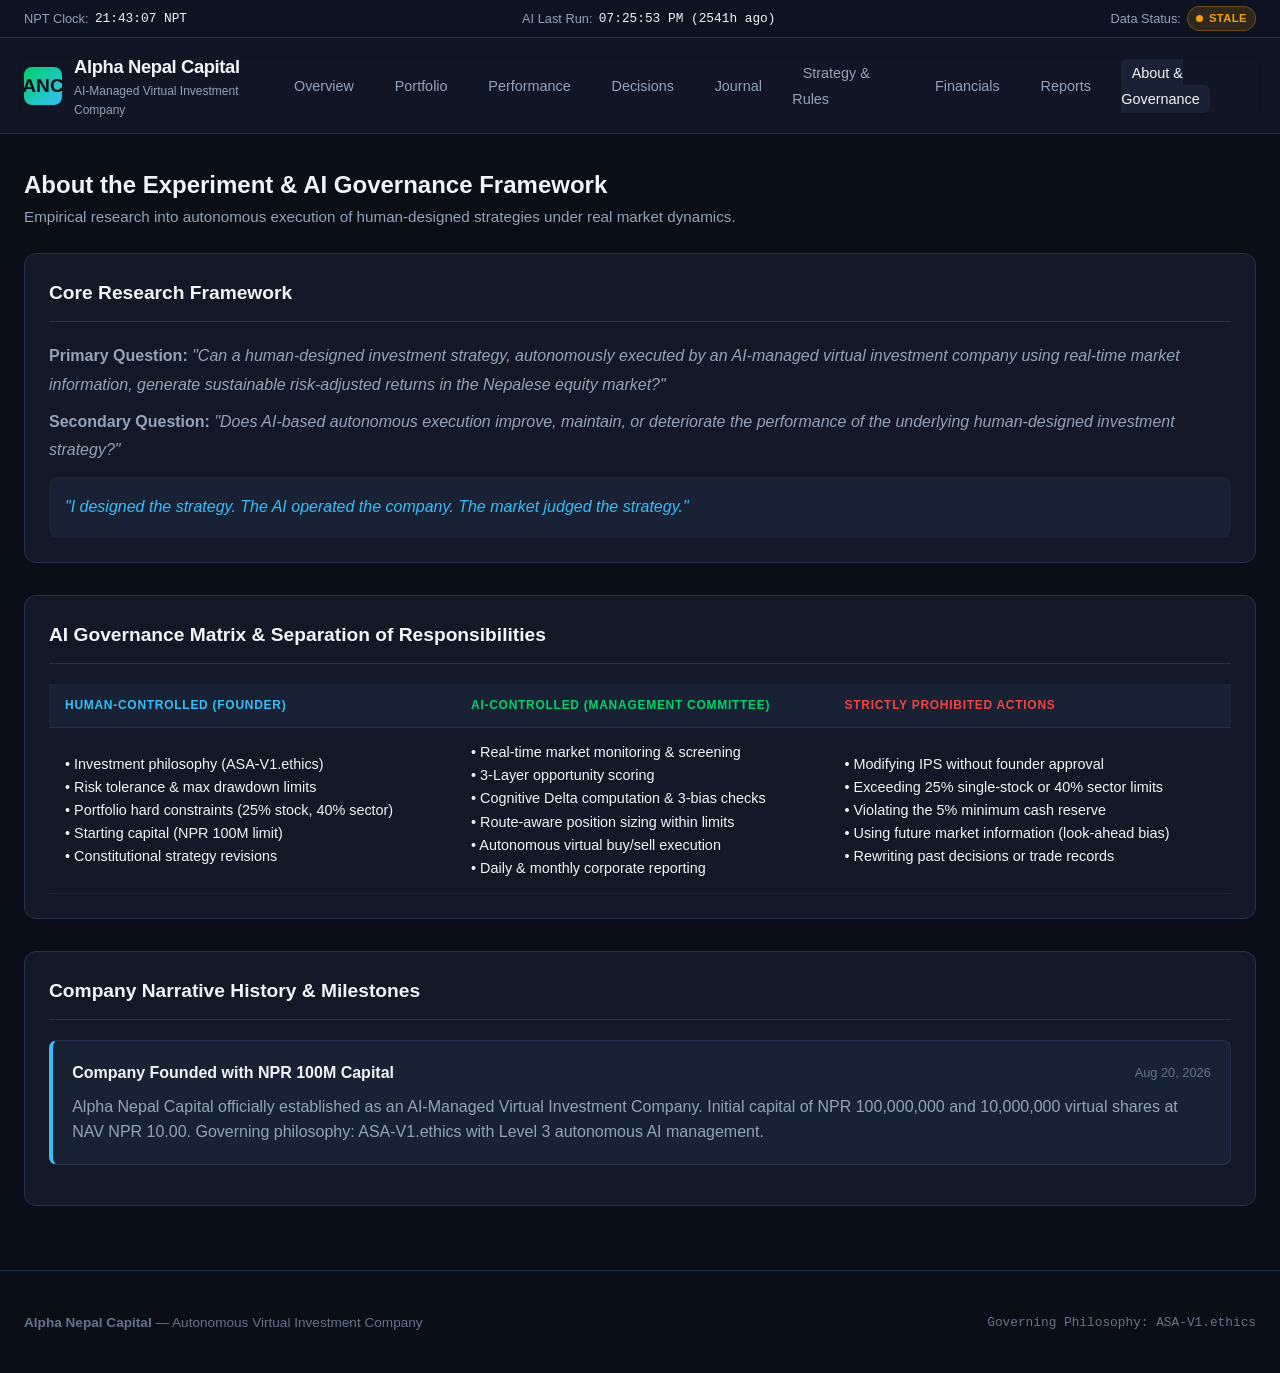
<file: website/about.html>
<!DOCTYPE html>
<html lang="en">
<head>
  <meta charset="UTF-8">
  <meta name="viewport" content="width=device-width, initial-scale=1.0">
  <title>About & AI Governance — Alpha Nepal Capital</title>
  <link rel="stylesheet" href="css/style.css">
</head>
<body>
  <div class="clocks-bar">
    <div class="clocks-container">
      <div class="clock-item"><span>NPT Clock:</span><span id="market-clock" class="mono">--:--:--</span></div>
      <div class="clock-item"><span>AI Last Run:</span><span id="ai-clock" class="mono">--:--:--</span></div>
      <div class="clock-item"><span>Data Status:</span><span id="data-status-tag" class="status-tag status-live"><span class="pulse-dot"></span> LIVE</span></div>
    </div>
  </div>

  <header>
    <div class="nav-container">
      <a href="index.html" class="brand">
        <div class="brand-logo">ANC</div>
        <div class="brand-text">
          <h1>Alpha Nepal Capital</h1>
          <span>AI-Managed Virtual Investment Company</span>
        </div>
      </a>
      <nav>
        <ul>
          <li><a href="index.html">Overview</a></li>
          <li><a href="portfolio.html">Portfolio</a></li>
          <li><a href="performance.html">Performance</a></li>
          <li><a href="decisions.html">Decisions</a></li>
          <li><a href="journal.html">Journal</a></li>
          <li><a href="strategy.html">Strategy & Rules</a></li>
          <li><a href="financials.html">Financials</a></li>
          <li><a href="reports.html">Reports</a></li>
          <li><a href="about.html" class="active">About & Governance</a></li>
        </ul>
      </nav>
    </div>
  </header>

  <main>
    <div class="card-header" style="border: none; margin-bottom: 1.5rem; padding-bottom: 0;">
      <div>
        <h2>About the Experiment & AI Governance Framework</h2>
        <p style="color: var(--text-secondary); font-size: 0.95rem;">
          Empirical research into autonomous execution of human-designed strategies under real market dynamics.
        </p>
      </div>
    </div>

    <!-- Core Research Thesis -->
    <div class="card">
      <div class="card-header">
        <h3>Core Research Framework</h3>
      </div>
      <div style="color: var(--text-secondary); line-height: 1.8;">
        <p><strong>Primary Question:</strong> <em>"Can a human-designed investment strategy, autonomously executed by an AI-managed virtual investment company using real-time market information, generate sustainable risk-adjusted returns in the Nepalese equity market?"</em></p>
        <p style="margin-top: 0.5rem;"><strong>Secondary Question:</strong> <em>"Does AI-based autonomous execution improve, maintain, or deteriorate the performance of the underlying human-designed investment strategy?"</em></p>
        <p style="margin-top: 0.75rem; background: var(--bg-card); padding: 1rem; border-radius: 8px; font-style: italic; color: var(--accent-blue);">
          "I designed the strategy. The AI operated the company. The market judged the strategy."
        </p>
      </div>
    </div>

    <!-- AI Governance Matrix -->
    <div class="card">
      <div class="card-header">
        <h3>AI Governance Matrix & Separation of Responsibilities</h3>
      </div>
      <div class="table-responsive">
        <table>
          <thead>
            <tr>
              <th style="color: var(--accent-blue);">Human-Controlled (Founder)</th>
              <th style="color: var(--accent-primary);">AI-Controlled (Management Committee)</th>
              <th style="color: var(--accent-danger);">Strictly Prohibited Actions</th>
            </tr>
          </thead>
          <tbody>
            <tr>
              <td>
                • Investment philosophy (ASA-V1.ethics)<br>
                • Risk tolerance & max drawdown limits<br>
                • Portfolio hard constraints (25% stock, 40% sector)<br>
                • Starting capital (NPR 100M limit)<br>
                • Constitutional strategy revisions
              </td>
              <td>
                • Real-time market monitoring & screening<br>
                • 3-Layer opportunity scoring<br>
                • Cognitive Delta computation & 3-bias checks<br>
                • Route-aware position sizing within limits<br>
                • Autonomous virtual buy/sell execution<br>
                • Daily & monthly corporate reporting
              </td>
              <td>
                • Modifying IPS without founder approval<br>
                • Exceeding 25% single-stock or 40% sector limits<br>
                • Violating the 5% minimum cash reserve<br>
                • Using future market information (look-ahead bias)<br>
                • Rewriting past decisions or trade records
              </td>
            </tr>
          </tbody>
        </table>
      </div>
    </div>

    <!-- Company Narrative Timeline -->
    <div class="card">
      <div class="card-header">
        <h3>Company Narrative History & Milestones</h3>
      </div>
      <div id="timeline-feed">
        <p style="color: var(--text-muted);">Loading corporate timeline...</p>
      </div>
    </div>
  </main>

  <footer>
    <div class="footer-container">
      <div><strong>Alpha Nepal Capital</strong> — Autonomous Virtual Investment Company</div>
      <div><span style="font-family: var(--font-mono); font-size: 0.8rem;">Governing Philosophy: ASA-V1.ethics</span></div>
    </div>
  </footer>

  <script src="js/utils.js"></script>
  <script src="js/app.js"></script>
</body>
</html>
</file>
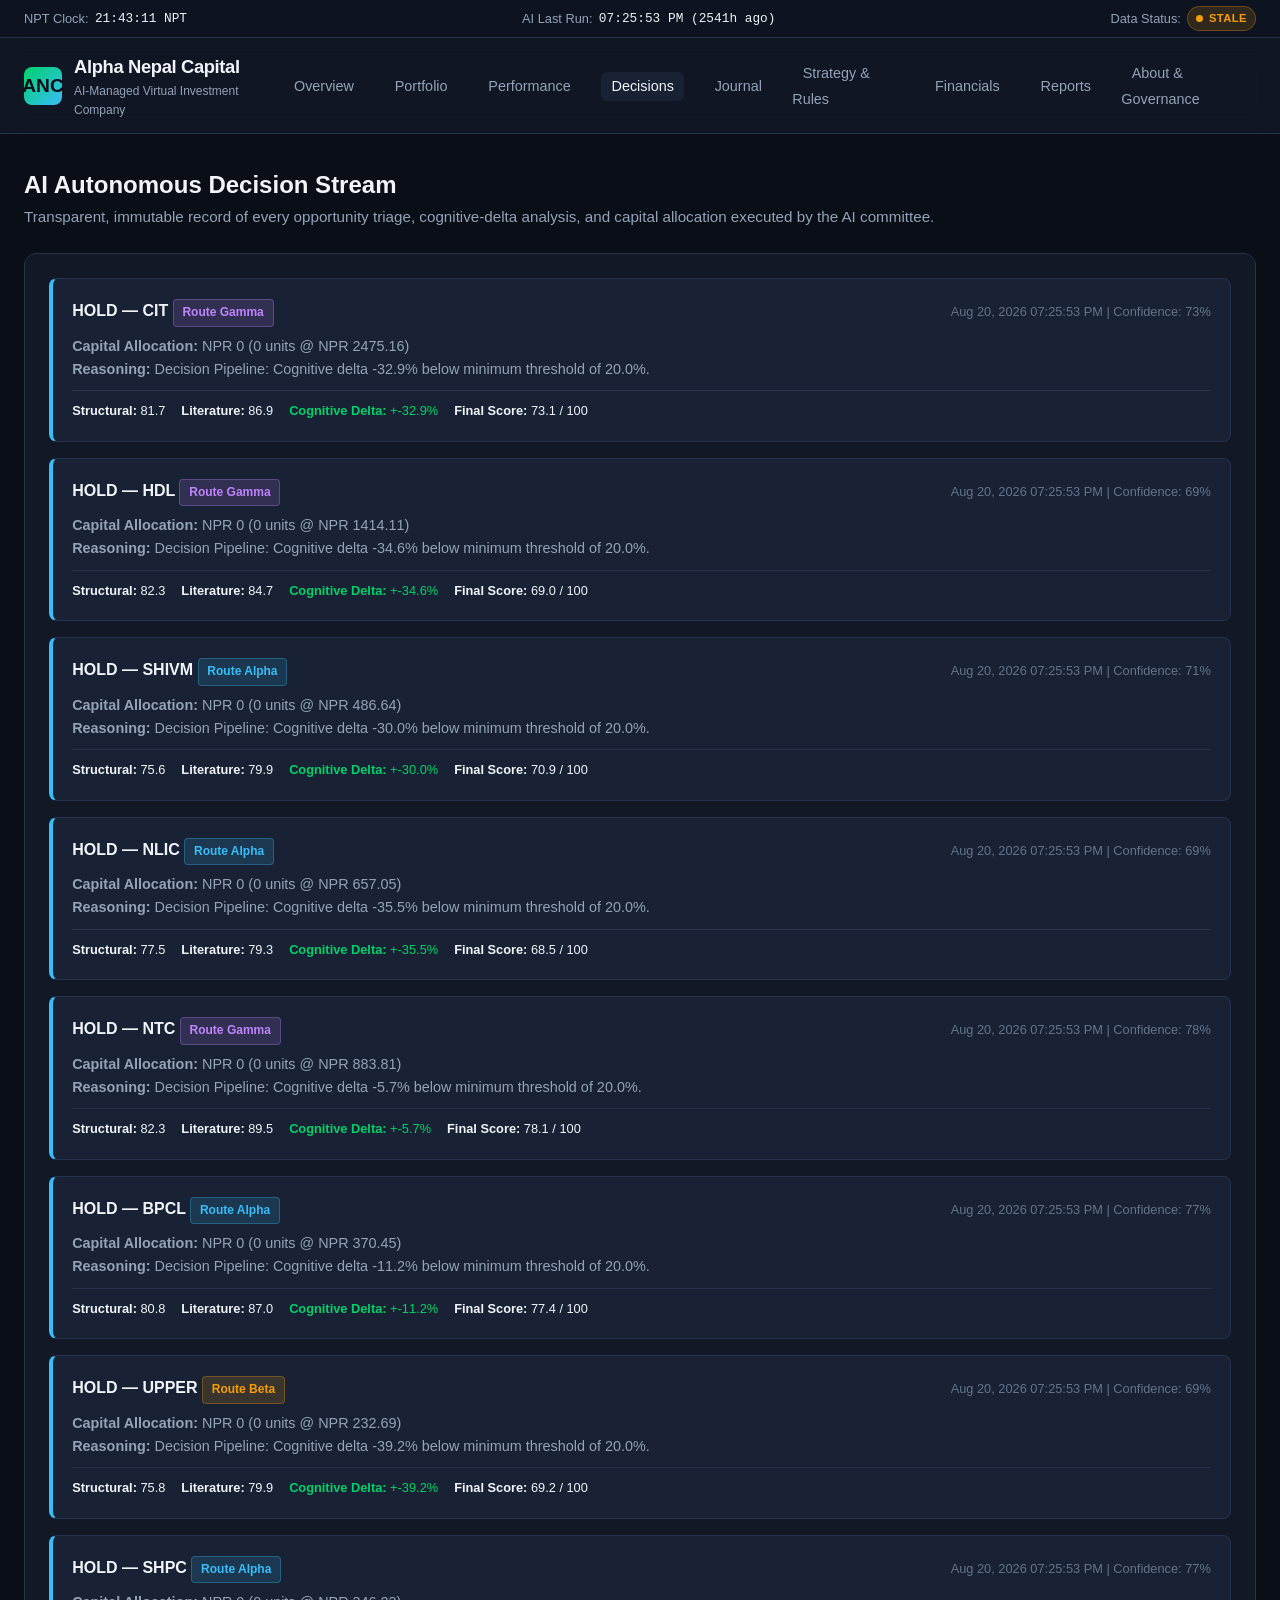
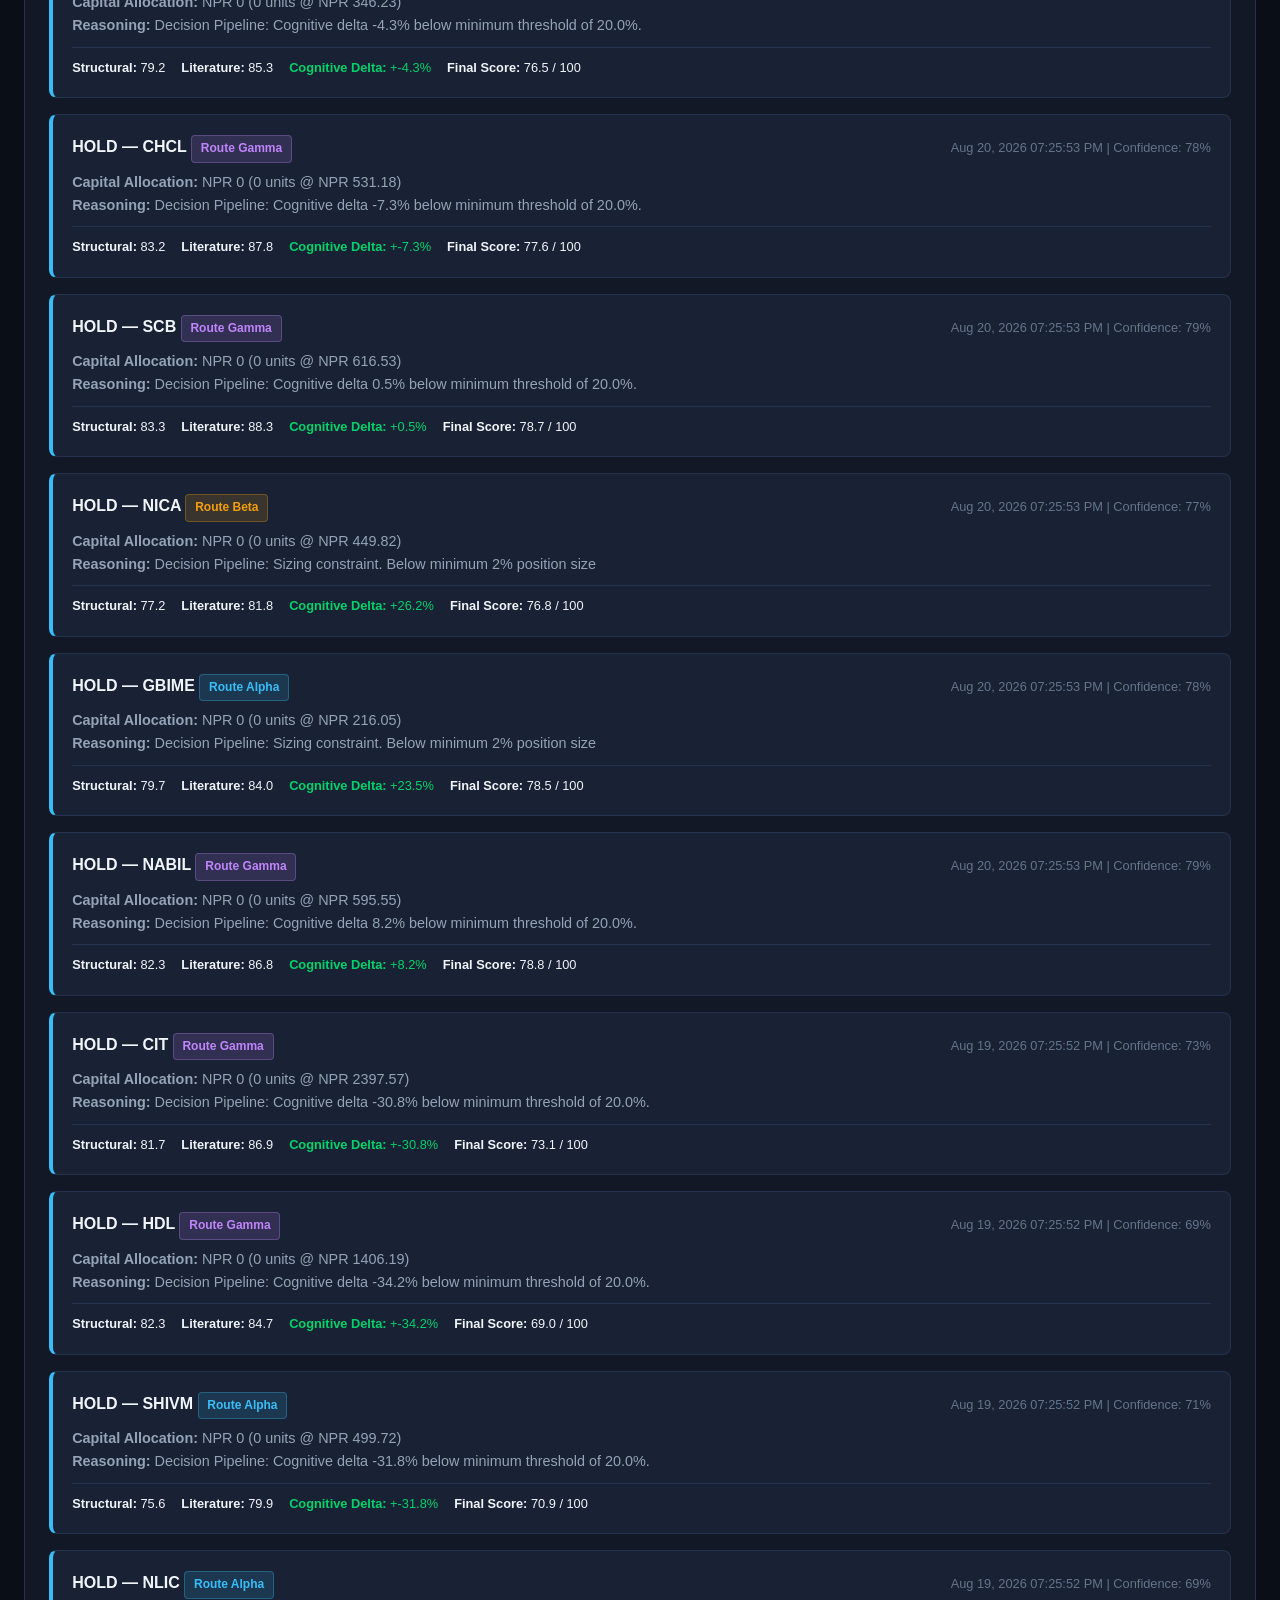
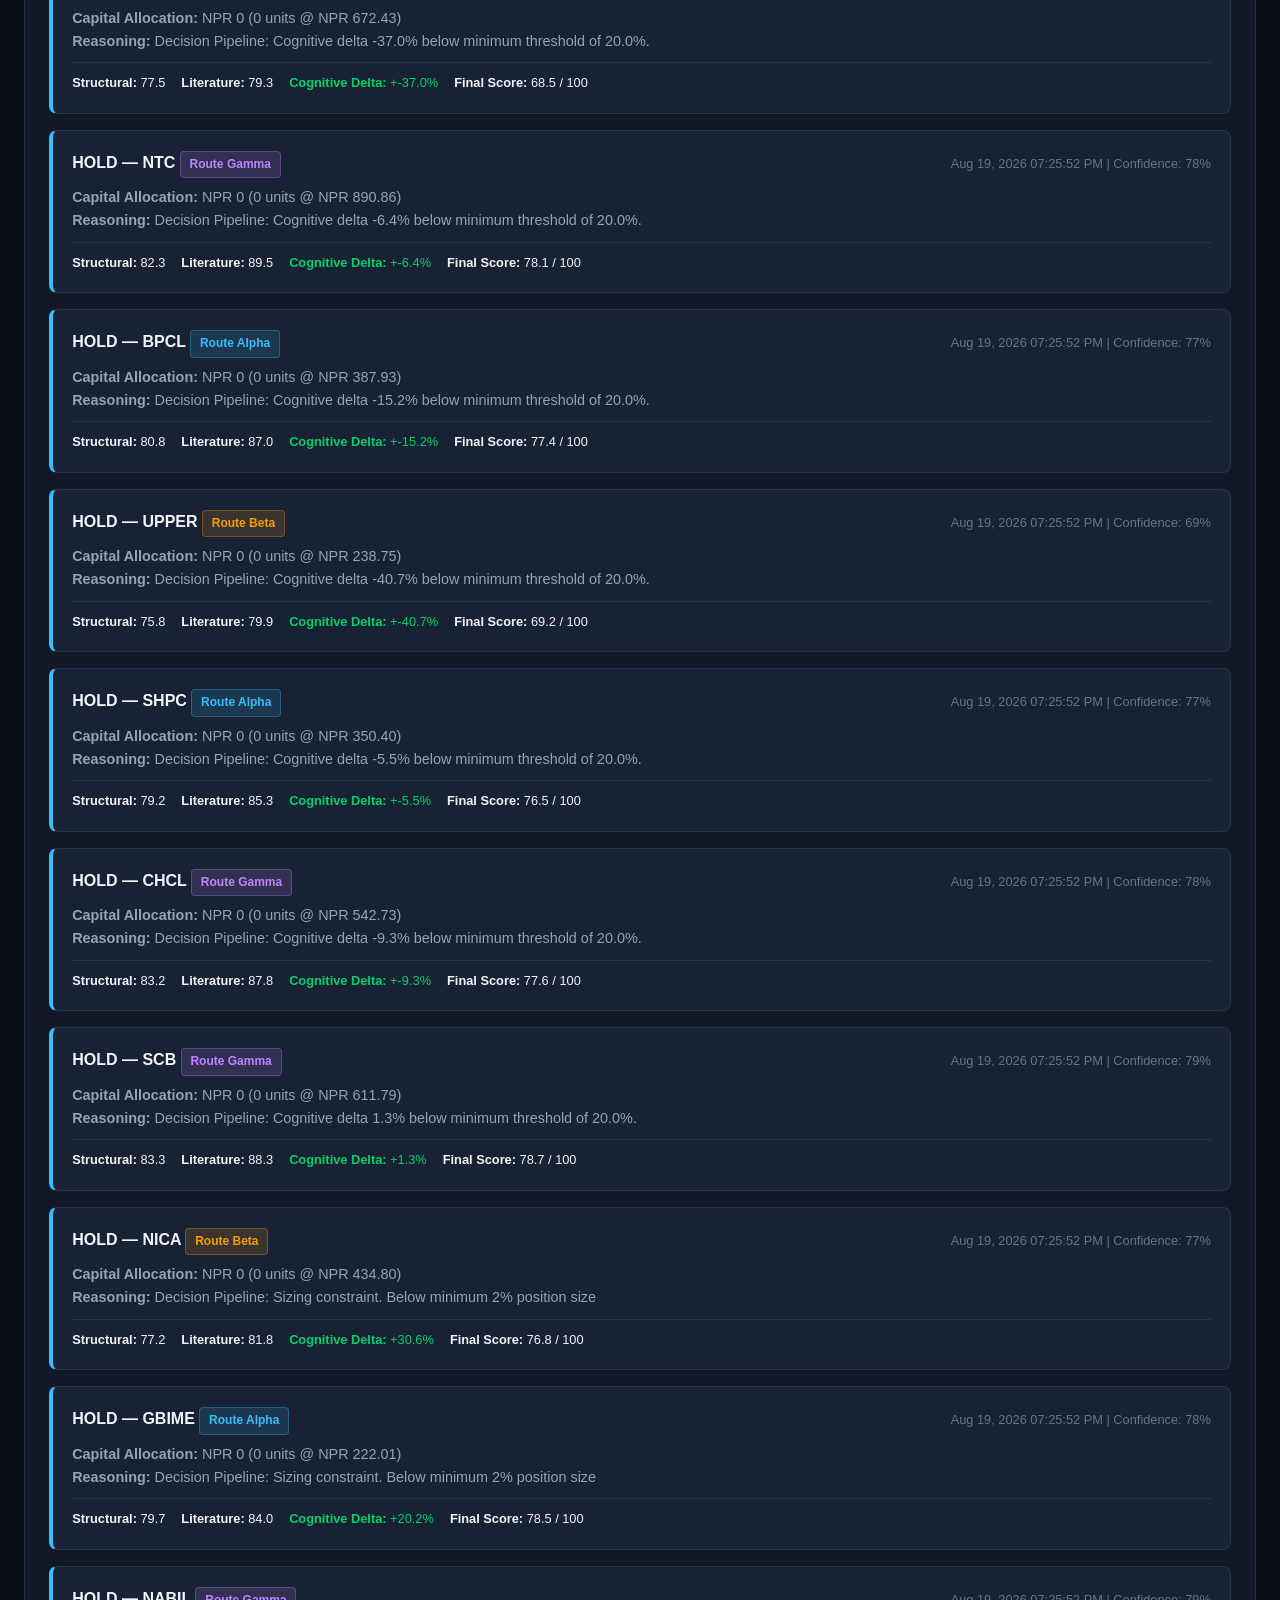
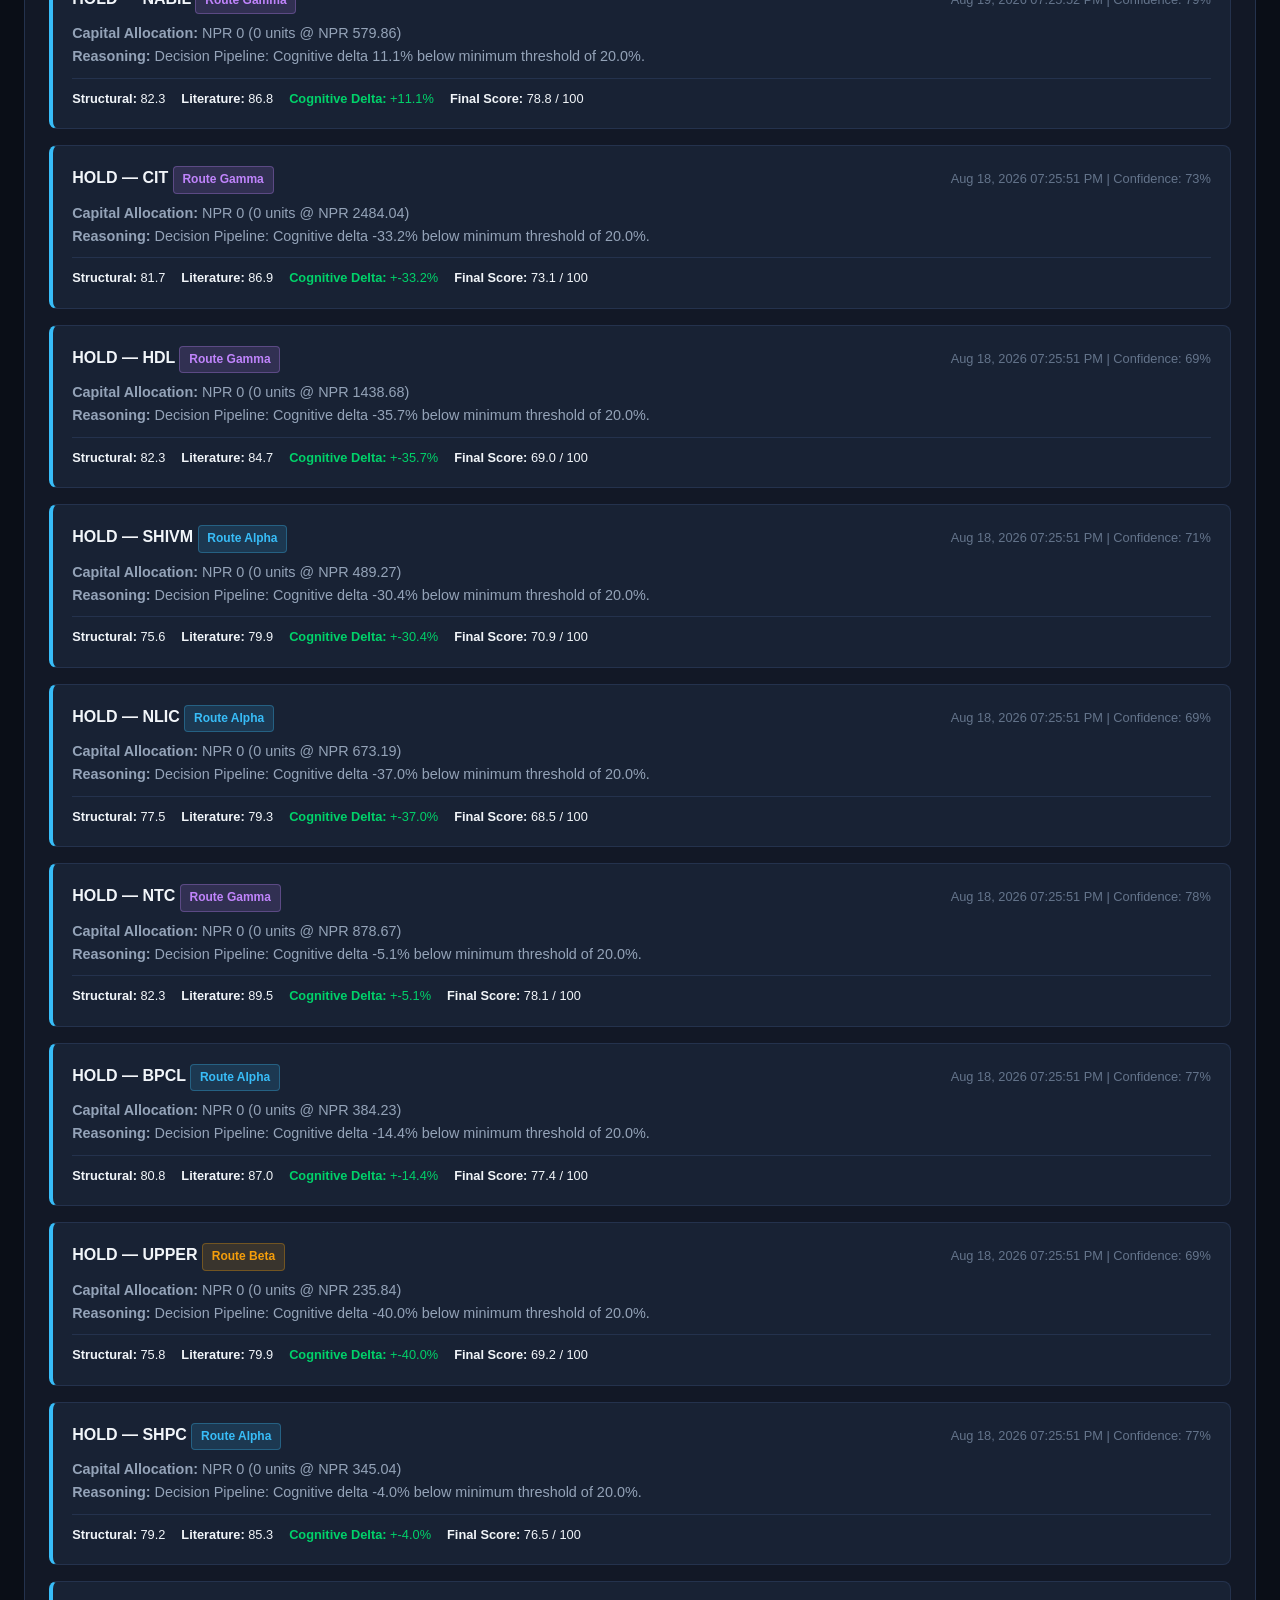
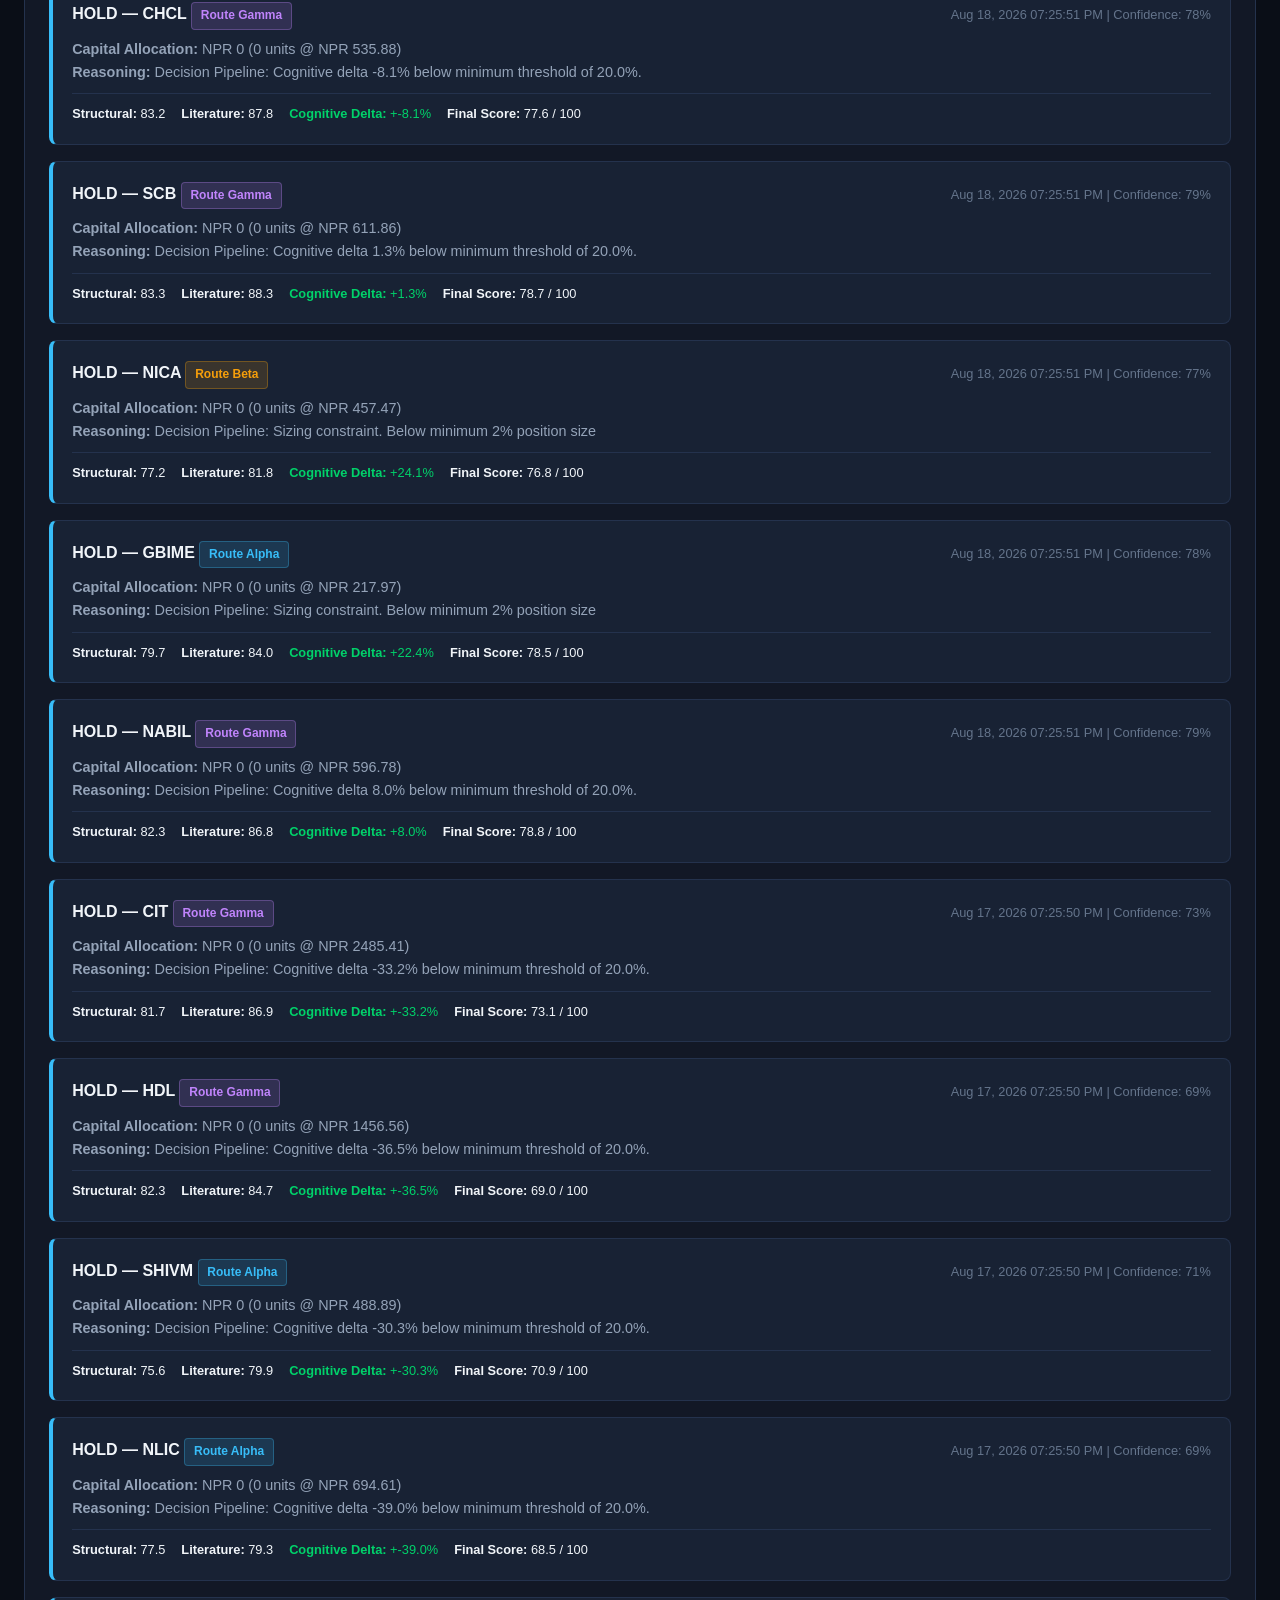
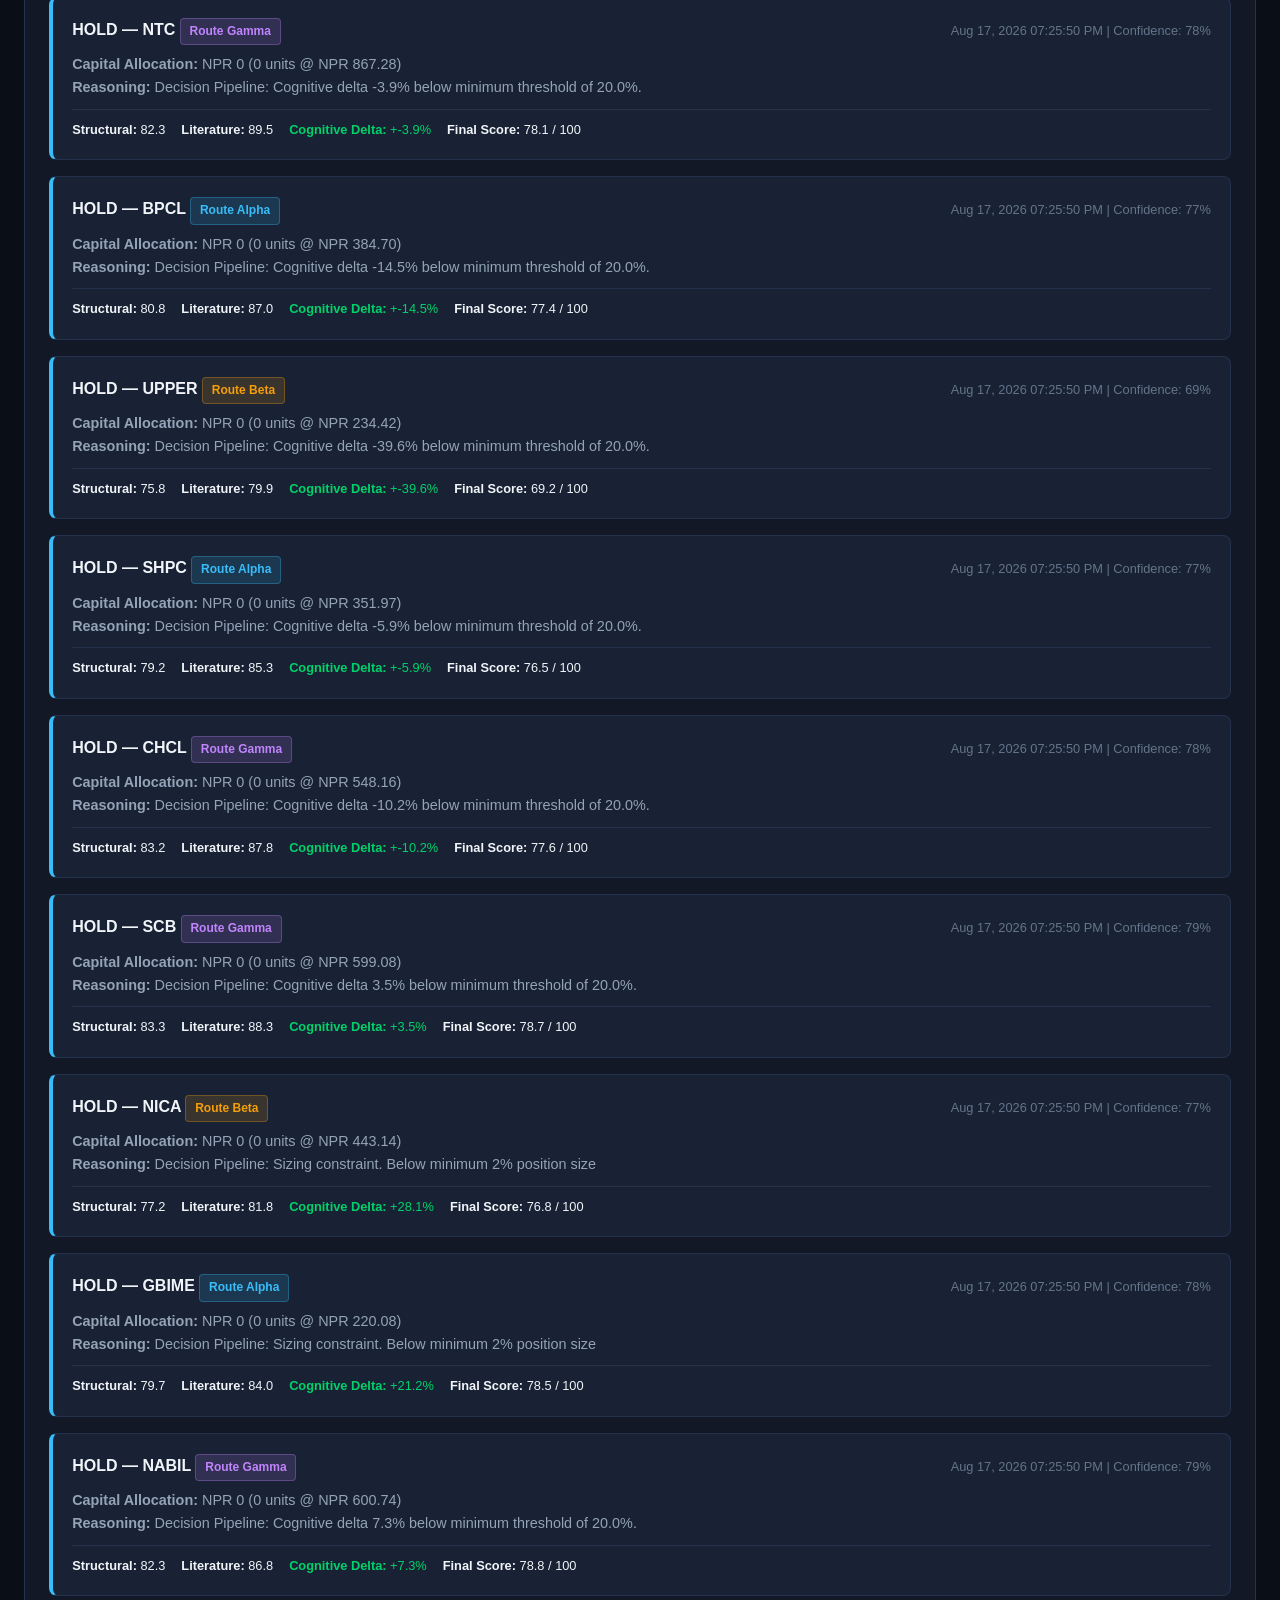
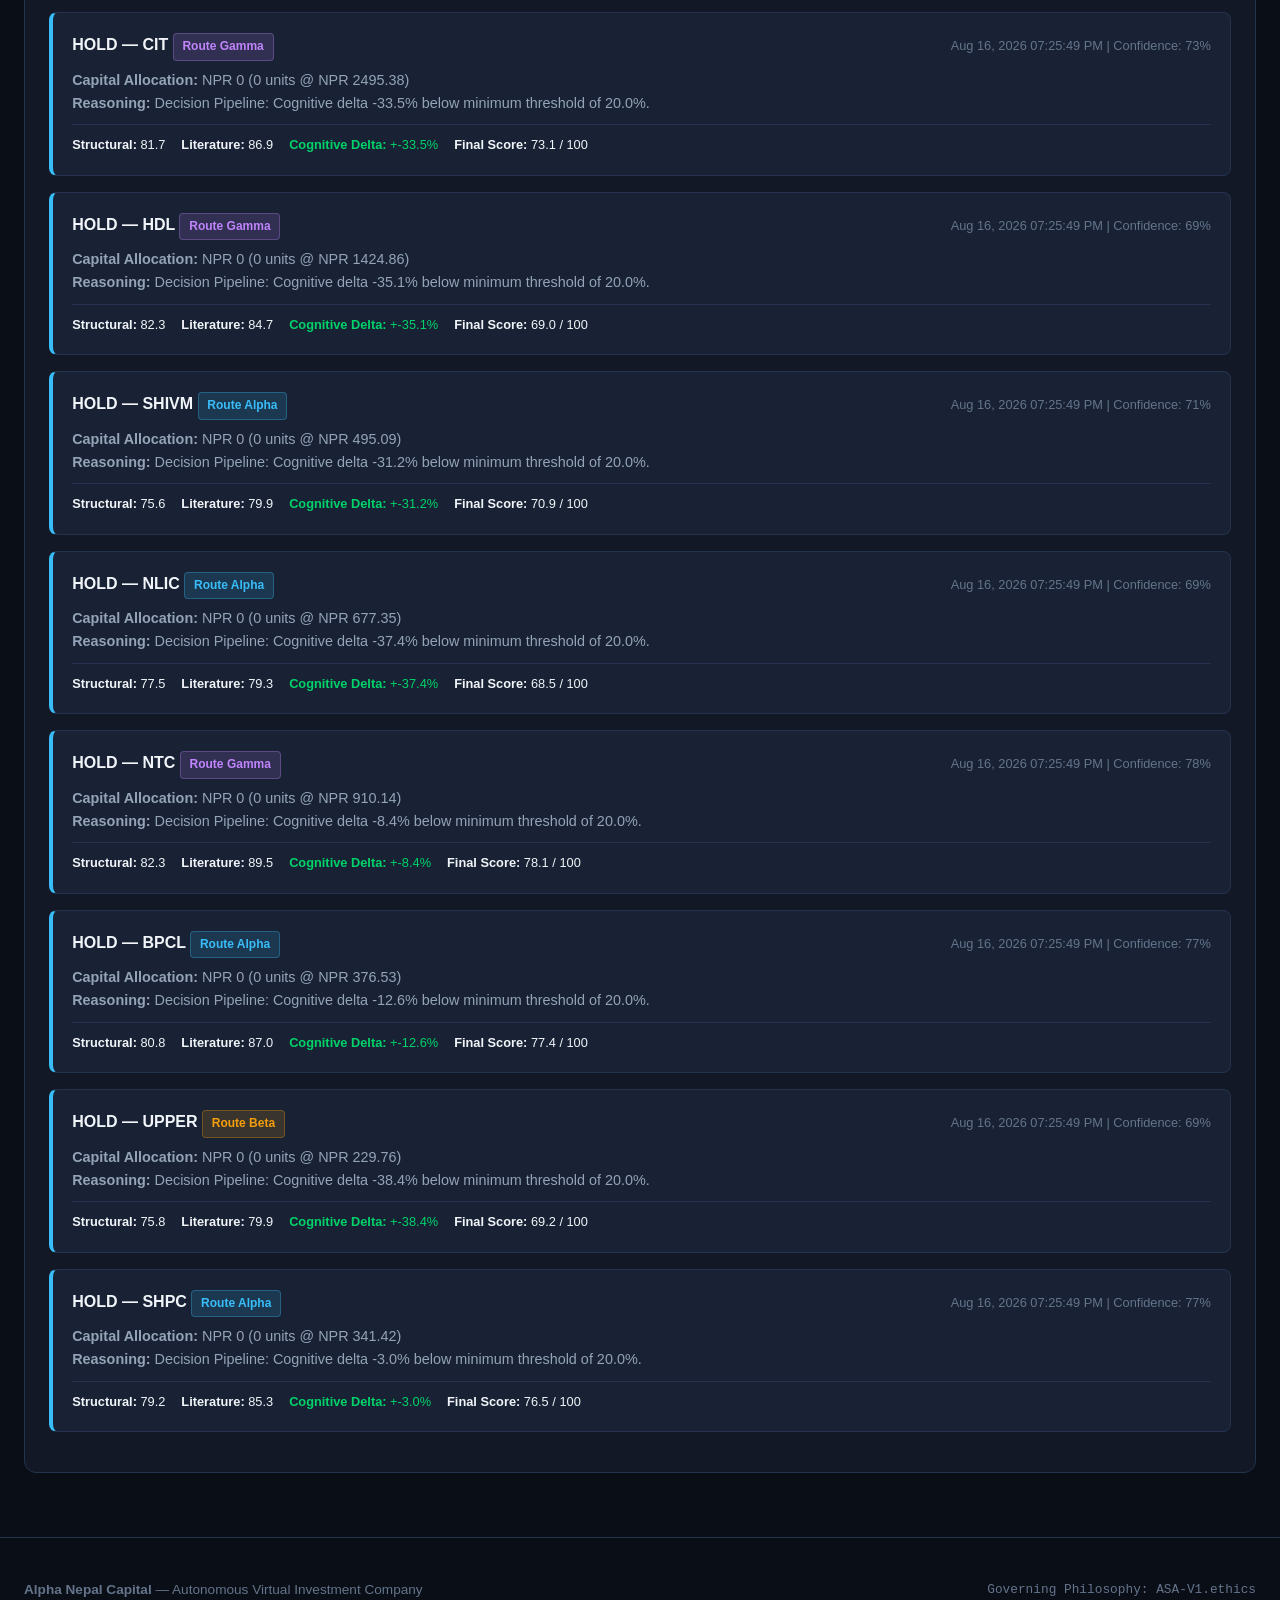
<file: website/decisions.html>
<!DOCTYPE html>
<html lang="en">
<head>
  <meta charset="UTF-8">
  <meta name="viewport" content="width=device-width, initial-scale=1.0">
  <title>AI Decision Activity Feed — Alpha Nepal Capital</title>
  <link rel="stylesheet" href="css/style.css">
</head>
<body>
  <div class="clocks-bar">
    <div class="clocks-container">
      <div class="clock-item"><span>NPT Clock:</span><span id="market-clock" class="mono">--:--:--</span></div>
      <div class="clock-item"><span>AI Last Run:</span><span id="ai-clock" class="mono">--:--:--</span></div>
      <div class="clock-item"><span>Data Status:</span><span id="data-status-tag" class="status-tag status-live"><span class="pulse-dot"></span> LIVE</span></div>
    </div>
  </div>

  <header>
    <div class="nav-container">
      <a href="index.html" class="brand">
        <div class="brand-logo">ANC</div>
        <div class="brand-text">
          <h1>Alpha Nepal Capital</h1>
          <span>AI-Managed Virtual Investment Company</span>
        </div>
      </a>
      <nav>
        <ul>
          <li><a href="index.html">Overview</a></li>
          <li><a href="portfolio.html">Portfolio</a></li>
          <li><a href="performance.html">Performance</a></li>
          <li><a href="decisions.html" class="active">Decisions</a></li>
          <li><a href="journal.html">Journal</a></li>
          <li><a href="strategy.html">Strategy & Rules</a></li>
          <li><a href="financials.html">Financials</a></li>
          <li><a href="reports.html">Reports</a></li>
          <li><a href="about.html">About & Governance</a></li>
        </ul>
      </nav>
    </div>
  </header>

  <main>
    <div class="card-header" style="border: none; margin-bottom: 1.5rem; padding-bottom: 0;">
      <div>
        <h2>AI Autonomous Decision Stream</h2>
        <p style="color: var(--text-secondary); font-size: 0.95rem;">
          Transparent, immutable record of every opportunity triage, cognitive-delta analysis, and capital allocation executed by the AI committee.
        </p>
      </div>
    </div>

    <div class="card">
      <div id="decisions-full-feed">
        <p style="color: var(--text-muted); text-align: center; padding: 2rem;">Loading decision feed...</p>
      </div>
    </div>
  </main>

  <footer>
    <div class="footer-container">
      <div><strong>Alpha Nepal Capital</strong> — Autonomous Virtual Investment Company</div>
      <div><span style="font-family: var(--font-mono); font-size: 0.8rem;">Governing Philosophy: ASA-V1.ethics</span></div>
    </div>
  </footer>

  <script src="js/utils.js"></script>
  <script src="js/app.js"></script>
</body>
</html>
</file>
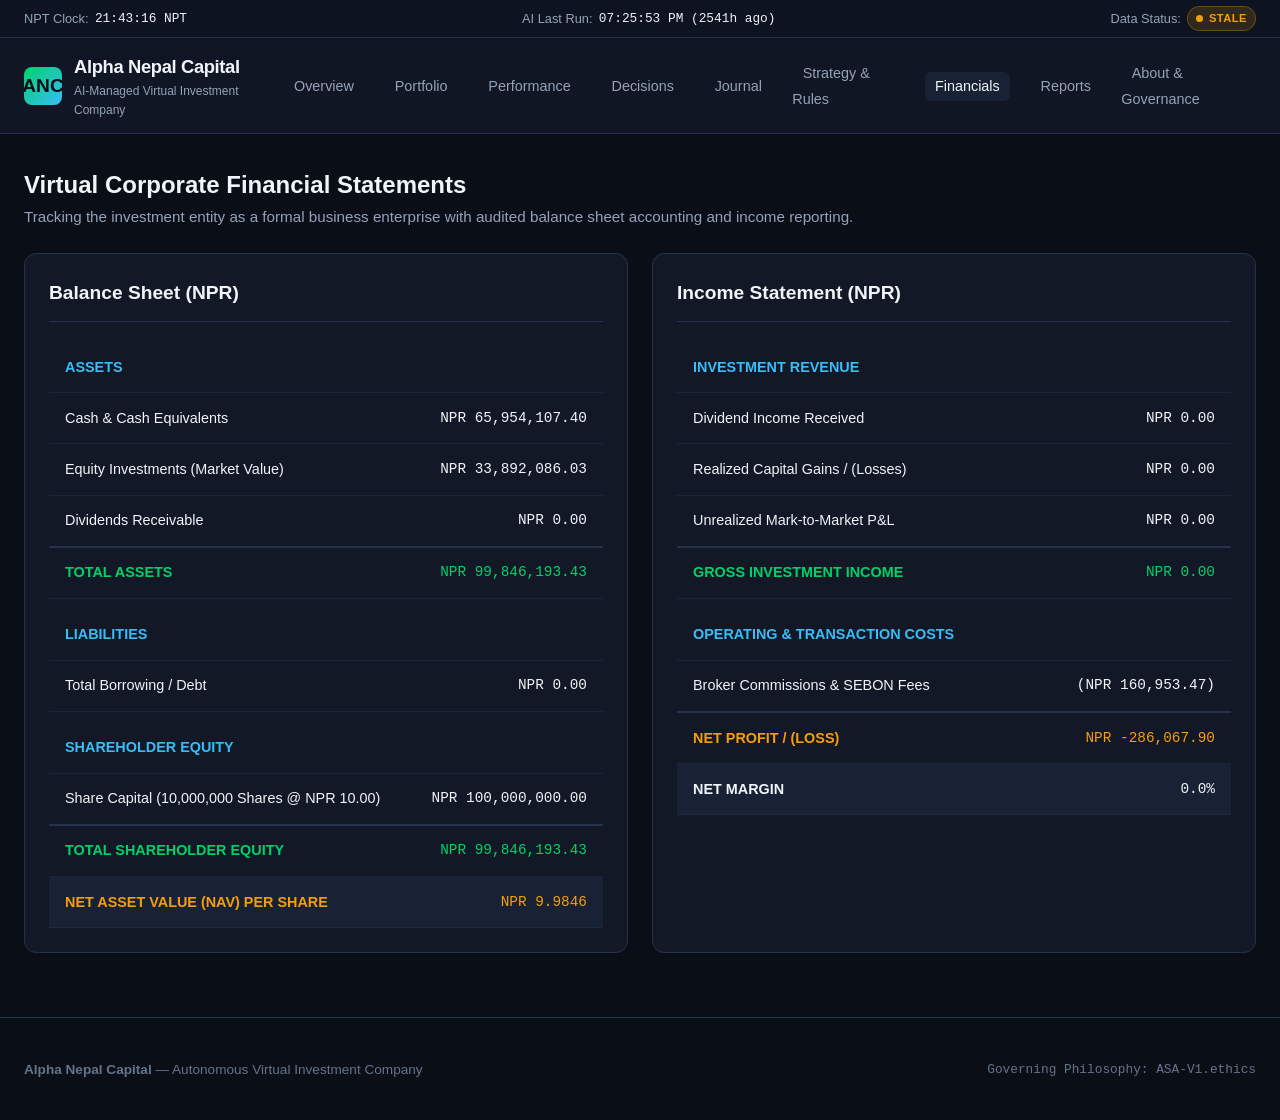
<file: website/financials.html>
<!DOCTYPE html>
<html lang="en">
<head>
  <meta charset="UTF-8">
  <meta name="viewport" content="width=device-width, initial-scale=1.0">
  <title>Corporate Financials — Alpha Nepal Capital</title>
  <link rel="stylesheet" href="css/style.css">
</head>
<body>
  <div class="clocks-bar">
    <div class="clocks-container">
      <div class="clock-item"><span>NPT Clock:</span><span id="market-clock" class="mono">--:--:--</span></div>
      <div class="clock-item"><span>AI Last Run:</span><span id="ai-clock" class="mono">--:--:--</span></div>
      <div class="clock-item"><span>Data Status:</span><span id="data-status-tag" class="status-tag status-live"><span class="pulse-dot"></span> LIVE</span></div>
    </div>
  </div>

  <header>
    <div class="nav-container">
      <a href="index.html" class="brand">
        <div class="brand-logo">ANC</div>
        <div class="brand-text">
          <h1>Alpha Nepal Capital</h1>
          <span>AI-Managed Virtual Investment Company</span>
        </div>
      </a>
      <nav>
        <ul>
          <li><a href="index.html">Overview</a></li>
          <li><a href="portfolio.html">Portfolio</a></li>
          <li><a href="performance.html">Performance</a></li>
          <li><a href="decisions.html">Decisions</a></li>
          <li><a href="journal.html">Journal</a></li>
          <li><a href="strategy.html">Strategy & Rules</a></li>
          <li><a href="financials.html" class="active">Financials</a></li>
          <li><a href="reports.html">Reports</a></li>
          <li><a href="about.html">About & Governance</a></li>
        </ul>
      </nav>
    </div>
  </header>

  <main>
    <div class="card-header" style="border: none; margin-bottom: 1.5rem; padding-bottom: 0;">
      <div>
        <h2>Virtual Corporate Financial Statements</h2>
        <p style="color: var(--text-secondary); font-size: 0.95rem;">
          Tracking the investment entity as a formal business enterprise with audited balance sheet accounting and income reporting.
        </p>
      </div>
    </div>

    <div style="display: grid; grid-template-columns: repeat(auto-fit, minmax(480px, 1fr)); gap: 1.5rem;">
      <!-- Balance Sheet -->
      <div class="card">
        <div class="card-header">
          <h3>Balance Sheet (NPR)</h3>
        </div>
        <div class="table-responsive">
          <table>
            <tbody>
              <tr><td colspan="2" style="font-weight: 700; color: var(--accent-blue);">ASSETS</td></tr>
              <tr><td>Cash & Cash Equivalents</td><td id="bs-cash" class="mono" style="text-align: right;">NPR 100,000,000.00</td></tr>
              <tr><td>Equity Investments (Market Value)</td><td id="bs-investments" class="mono" style="text-align: right;">NPR 0.00</td></tr>
              <tr><td>Dividends Receivable</td><td class="mono" style="text-align: right;">NPR 0.00</td></tr>
              <tr style="border-top: 2px solid var(--border-color);"><td style="font-weight: 700; color: var(--accent-primary);">TOTAL ASSETS</td><td id="bs-total-assets" class="mono font-bold" style="text-align: right; color: var(--accent-primary);">NPR 100,000,000.00</td></tr>
              
              <tr><td colspan="2" style="padding-top: 1.5rem; font-weight: 700; color: var(--accent-blue);">LIABILITIES</td></tr>
              <tr><td>Total Borrowing / Debt</td><td class="mono" style="text-align: right;">NPR 0.00</td></tr>
              
              <tr><td colspan="2" style="padding-top: 1.5rem; font-weight: 700; color: var(--accent-blue);">SHAREHOLDER EQUITY</td></tr>
              <tr><td>Share Capital (10,000,000 Shares @ NPR 10.00)</td><td class="mono" style="text-align: right;">NPR 100,000,000.00</td></tr>
              <tr style="border-top: 2px solid var(--border-color);"><td style="font-weight: 700; color: var(--accent-primary);">TOTAL SHAREHOLDER EQUITY</td><td id="bs-equity" class="mono font-bold" style="text-align: right; color: var(--accent-primary);">NPR 100,000,000.00</td></tr>
              <tr style="background: var(--bg-card);"><td style="font-weight: 700; color: var(--accent-gold);">NET ASSET VALUE (NAV) PER SHARE</td><td id="bs-nav" class="mono font-bold" style="text-align: right; color: var(--accent-gold);">NPR 10.0000</td></tr>
            </tbody>
          </table>
        </div>
      </div>

      <!-- Income Statement -->
      <div class="card">
        <div class="card-header">
          <h3>Income Statement (NPR)</h3>
        </div>
        <div class="table-responsive">
          <table>
            <tbody>
              <tr><td colspan="2" style="font-weight: 700; color: var(--accent-blue);">INVESTMENT REVENUE</td></tr>
              <tr><td>Dividend Income Received</td><td id="inc-div" class="mono" style="text-align: right;">NPR 0.00</td></tr>
              <tr><td>Realized Capital Gains / (Losses)</td><td id="inc-realized" class="mono" style="text-align: right;">NPR 0.00</td></tr>
              <tr><td>Unrealized Mark-to-Market P&L</td><td id="inc-unrealized" class="mono" style="text-align: right;">NPR 0.00</td></tr>
              <tr style="border-top: 2px solid var(--border-color);"><td style="font-weight: 700; color: var(--accent-primary);">GROSS INVESTMENT INCOME</td><td id="inc-gross" class="mono font-bold" style="text-align: right; color: var(--accent-primary);">NPR 0.00</td></tr>

              <tr><td colspan="2" style="padding-top: 1.5rem; font-weight: 700; color: var(--accent-blue);">OPERATING & TRANSACTION COSTS</td></tr>
              <tr><td>Broker Commissions & SEBON Fees</td><td id="inc-costs" class="mono" style="text-align: right;">(NPR 0.00)</td></tr>

              <tr style="border-top: 2px solid var(--border-color);"><td style="font-weight: 700; color: var(--accent-gold);">NET PROFIT / (LOSS)</td><td id="inc-net" class="mono font-bold" style="text-align: right; color: var(--accent-gold);">NPR 0.00</td></tr>
              <tr style="background: var(--bg-card);"><td style="font-weight: 700;">NET MARGIN</td><td id="inc-margin" class="mono font-bold" style="text-align: right;">0.0%</td></tr>
            </tbody>
          </table>
        </div>
      </div>
    </div>
  </main>

  <footer>
    <div class="footer-container">
      <div><strong>Alpha Nepal Capital</strong> — Autonomous Virtual Investment Company</div>
      <div><span style="font-family: var(--font-mono); font-size: 0.8rem;">Governing Philosophy: ASA-V1.ethics</span></div>
    </div>
  </footer>

  <script src="js/utils.js"></script>
  <script src="js/app.js"></script>
</body>
</html>
</file>
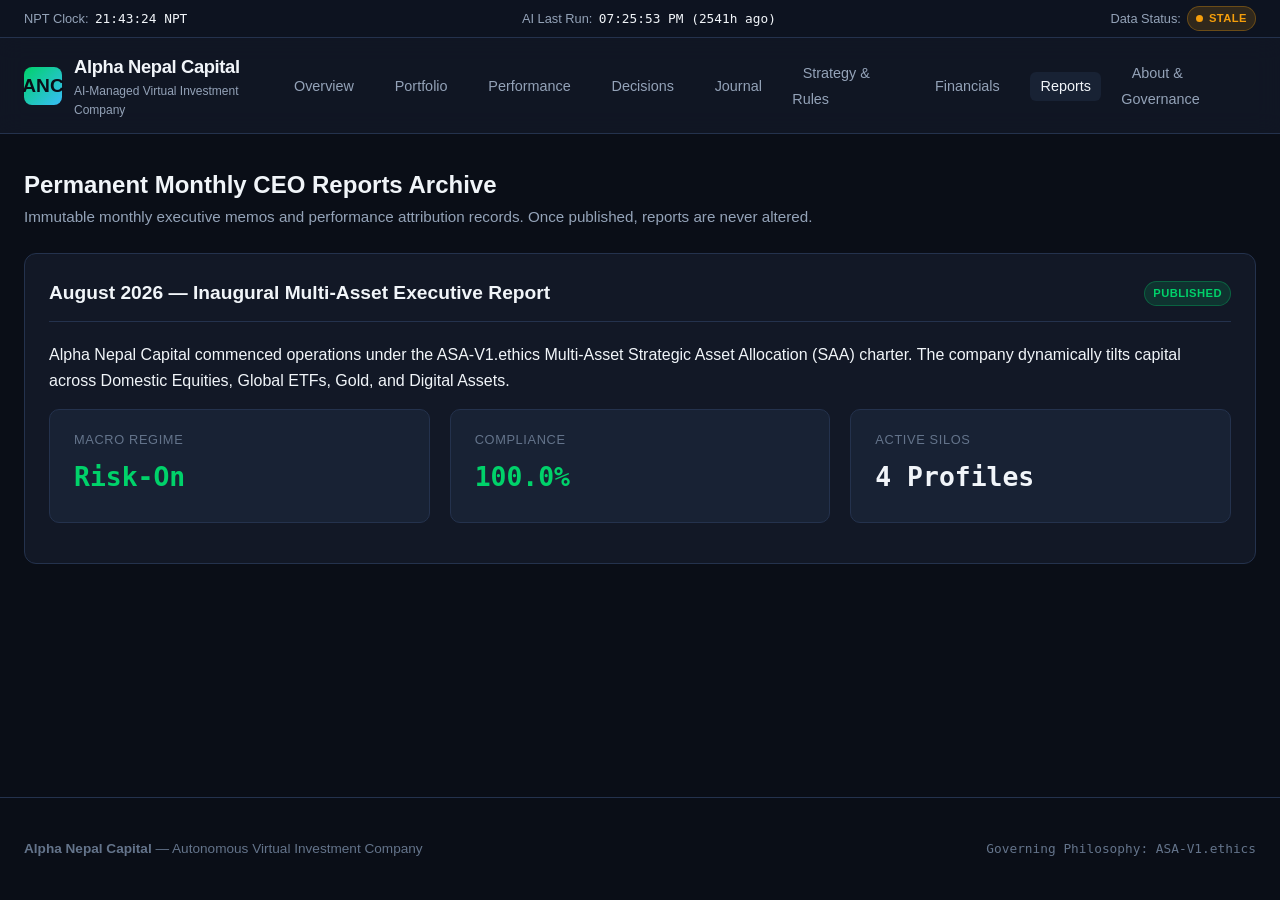
<file: website/reports.html>
<!DOCTYPE html>
<html lang="en">
<head>
  <meta charset="UTF-8">
  <meta name="viewport" content="width=device-width, initial-scale=1.0">
  <title>Monthly Reports Archive — Alpha Nepal Capital</title>
  <link rel="stylesheet" href="css/style.css">
</head>
<body>
  <div class="clocks-bar">
    <div class="clocks-container">
      <div class="clock-item"><span>NPT Clock:</span><span id="market-clock" class="mono">--:--:--</span></div>
      <div class="clock-item"><span>AI Last Run:</span><span id="ai-clock" class="mono">--:--:--</span></div>
      <div class="clock-item"><span>Data Status:</span><span id="data-status-tag" class="status-tag status-live"><span class="pulse-dot"></span> LIVE</span></div>
    </div>
  </div>

  <header>
    <div class="nav-container">
      <a href="index.html" class="brand">
        <div class="brand-logo">ANC</div>
        <div class="brand-text">
          <h1>Alpha Nepal Capital</h1>
          <span>AI-Managed Virtual Investment Company</span>
        </div>
      </a>
      <nav>
        <ul>
          <li><a href="index.html">Overview</a></li>
          <li><a href="portfolio.html">Portfolio</a></li>
          <li><a href="performance.html">Performance</a></li>
          <li><a href="decisions.html">Decisions</a></li>
          <li><a href="journal.html">Journal</a></li>
          <li><a href="strategy.html">Strategy & Rules</a></li>
          <li><a href="financials.html">Financials</a></li>
          <li><a href="reports.html" class="active">Reports</a></li>
          <li><a href="about.html">About & Governance</a></li>
        </ul>
      </nav>
    </div>
  </header>

  <main>
    <div class="card-header" style="border: none; margin-bottom: 1.5rem; padding-bottom: 0;">
      <div>
        <h2>Permanent Monthly CEO Reports Archive</h2>
        <p style="color: var(--text-secondary); font-size: 0.95rem;">
          Immutable monthly executive memos and performance attribution records. Once published, reports are never altered.
        </p>
      </div>
    </div>

    <div id="monthly-reports-list">
      <p style="color: var(--text-muted);">Loading monthly report archive...</p>
    </div>
  </main>

  <footer>
    <div class="footer-container">
      <div><strong>Alpha Nepal Capital</strong> — Autonomous Virtual Investment Company</div>
      <div><span style="font-family: var(--font-mono); font-size: 0.8rem;">Governing Philosophy: ASA-V1.ethics</span></div>
    </div>
  </footer>

  <script src="js/utils.js"></script>
  <script src="js/app.js"></script>
</body>
</html>
</file>
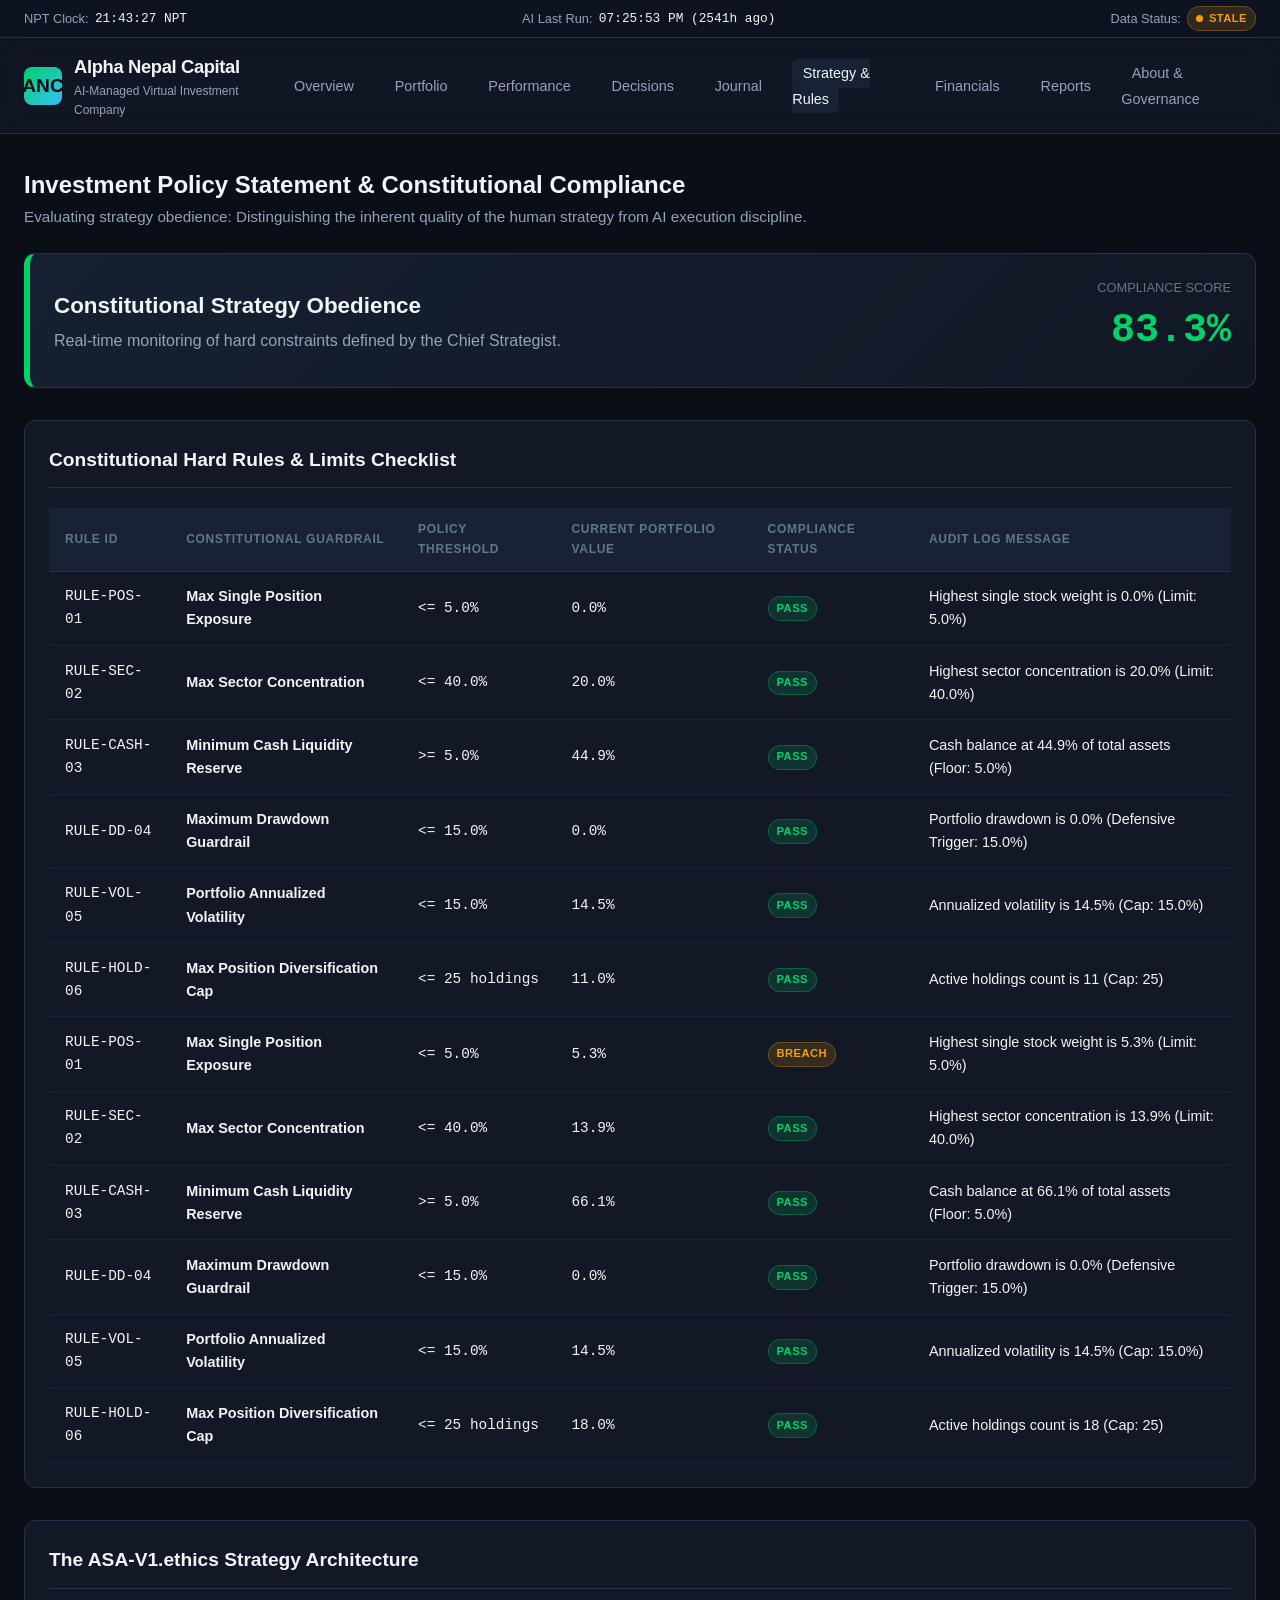
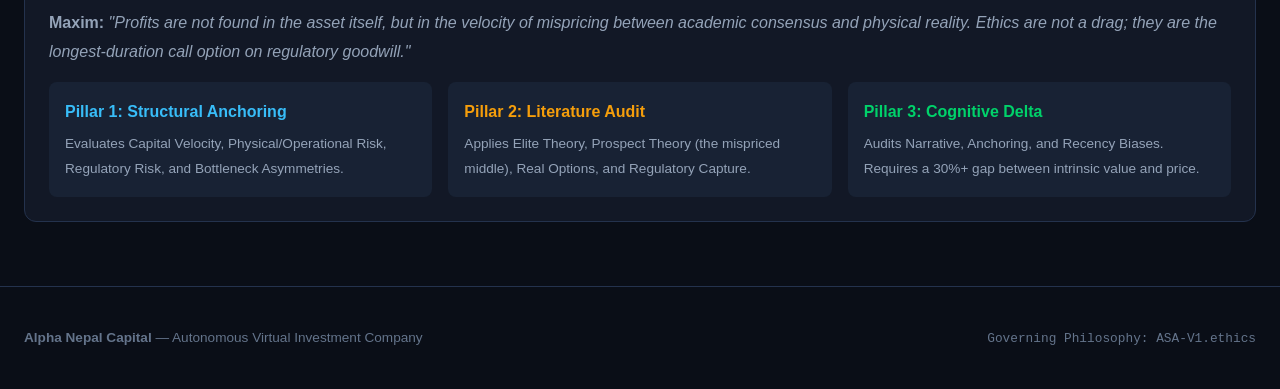
<file: website/strategy.html>
<!DOCTYPE html>
<html lang="en">
<head>
  <meta charset="UTF-8">
  <meta name="viewport" content="width=device-width, initial-scale=1.0">
  <title>Strategy & Compliance — Alpha Nepal Capital</title>
  <link rel="stylesheet" href="css/style.css">
</head>
<body>
  <div class="clocks-bar">
    <div class="clocks-container">
      <div class="clock-item"><span>NPT Clock:</span><span id="market-clock" class="mono">--:--:--</span></div>
      <div class="clock-item"><span>AI Last Run:</span><span id="ai-clock" class="mono">--:--:--</span></div>
      <div class="clock-item"><span>Data Status:</span><span id="data-status-tag" class="status-tag status-live"><span class="pulse-dot"></span> LIVE</span></div>
    </div>
  </div>

  <header>
    <div class="nav-container">
      <a href="index.html" class="brand">
        <div class="brand-logo">ANC</div>
        <div class="brand-text">
          <h1>Alpha Nepal Capital</h1>
          <span>AI-Managed Virtual Investment Company</span>
        </div>
      </a>
      <nav>
        <ul>
          <li><a href="index.html">Overview</a></li>
          <li><a href="portfolio.html">Portfolio</a></li>
          <li><a href="performance.html">Performance</a></li>
          <li><a href="decisions.html">Decisions</a></li>
          <li><a href="journal.html">Journal</a></li>
          <li><a href="strategy.html" class="active">Strategy & Rules</a></li>
          <li><a href="financials.html">Financials</a></li>
          <li><a href="reports.html">Reports</a></li>
          <li><a href="about.html">About & Governance</a></li>
        </ul>
      </nav>
    </div>
  </header>

  <main>
    <div class="card-header" style="border: none; margin-bottom: 1.5rem; padding-bottom: 0;">
      <div>
        <h2>Investment Policy Statement & Constitutional Compliance</h2>
        <p style="color: var(--text-secondary); font-size: 0.95rem;">
          Evaluating strategy obedience: Distinguishing the inherent quality of the human strategy from AI execution discipline.
        </p>
      </div>
    </div>

    <!-- Compliance Score Banner -->
    <div class="card" style="background: linear-gradient(135deg, rgba(24, 34, 52, 0.9) 0%, rgba(18, 24, 38, 0.9) 100%); border-left: 6px solid var(--accent-primary);">
      <div style="display: flex; justify-content: space-between; align-items: center; flex-wrap: wrap; gap: 1rem;">
        <div>
          <h3 style="font-size: 1.4rem; margin-bottom: 0.25rem;">Constitutional Strategy Obedience</h3>
          <p style="color: var(--text-secondary);">Real-time monitoring of hard constraints defined by the Chief Strategist.</p>
        </div>
        <div style="text-align: right;">
          <div style="font-size: 0.8rem; color: var(--text-muted); text-transform: uppercase;">Compliance Score</div>
          <div id="compliance-score-val" style="font-size: 2.5rem; font-weight: 800; font-family: var(--font-mono); color: var(--accent-primary);">100.0%</div>
        </div>
      </div>
    </div>

    <!-- Live Compliance Checklist -->
    <div class="card">
      <div class="card-header">
        <h3>Constitutional Hard Rules & Limits Checklist</h3>
      </div>
      <div class="table-responsive">
        <table>
          <thead>
            <tr>
              <th>Rule ID</th>
              <th>Constitutional Guardrail</th>
              <th>Policy Threshold</th>
              <th>Current Portfolio Value</th>
              <th>Compliance Status</th>
              <th>Audit Log Message</th>
            </tr>
          </thead>
          <tbody id="compliance-rules-tbody">
            <tr><td colspan="6" style="text-align: center; color: var(--text-muted);">Loading compliance records...</td></tr>
          </tbody>
        </table>
      </div>
    </div>

    <!-- Methodology Overview -->
    <div class="card">
      <div class="card-header">
        <h3>The ASA-V1.ethics Strategy Architecture</h3>
      </div>
      <div style="color: var(--text-secondary); line-height: 1.8;">
        <p><strong>Maxim:</strong> <em>"Profits are not found in the asset itself, but in the velocity of mispricing between academic consensus and physical reality. Ethics are not a drag; they are the longest-duration call option on regulatory goodwill."</em></p>
        <div style="margin-top: 1rem; display: grid; grid-template-columns: repeat(auto-fit, minmax(280px, 1fr)); gap: 1rem;">
          <div style="background: var(--bg-card); padding: 1rem; border-radius: 8px;">
            <strong style="color: var(--accent-blue);">Pillar 1: Structural Anchoring</strong>
            <p style="font-size: 0.85rem; margin-top: 0.3rem;">Evaluates Capital Velocity, Physical/Operational Risk, Regulatory Risk, and Bottleneck Asymmetries.</p>
          </div>
          <div style="background: var(--bg-card); padding: 1rem; border-radius: 8px;">
            <strong style="color: var(--accent-gold);">Pillar 2: Literature Audit</strong>
            <p style="font-size: 0.85rem; margin-top: 0.3rem;">Applies Elite Theory, Prospect Theory (the mispriced middle), Real Options, and Regulatory Capture.</p>
          </div>
          <div style="background: var(--bg-card); padding: 1rem; border-radius: 8px;">
            <strong style="color: var(--accent-primary);">Pillar 3: Cognitive Delta</strong>
            <p style="font-size: 0.85rem; margin-top: 0.3rem;">Audits Narrative, Anchoring, and Recency Biases. Requires a 30%+ gap between intrinsic value and price.</p>
          </div>
        </div>
      </div>
    </div>
  </main>

  <footer>
    <div class="footer-container">
      <div><strong>Alpha Nepal Capital</strong> — Autonomous Virtual Investment Company</div>
      <div><span style="font-family: var(--font-mono); font-size: 0.8rem;">Governing Philosophy: ASA-V1.ethics</span></div>
    </div>
  </footer>

  <script src="js/utils.js"></script>
  <script src="js/app.js"></script>
</body>
</html>
</file>
<file: website/css/style.css>
/* Alpha Nepal Capital — Institutional Investor Relations Theme */
:root {
  --bg-primary: #0a0e17;
  --bg-secondary: #121826;
  --bg-card: #182234;
  --bg-card-hover: #1e2b42;
  --border-color: #24324d;
  --text-primary: #f1f5f9;
  --text-secondary: #94a3b8;
  --text-muted: #64748b;
  --accent-primary: #00d26a;
  --accent-blue: #38bdf8;
  --accent-purple: #c084fc;
  --accent-gold: #f59e0b;
  --accent-danger: #ef4444;
  --font-sans: 'Inter', -apple-system, BlinkMacSystemFont, 'Segoe UI', Roboto, sans-serif;
  --font-mono: 'JetBrains Mono', 'Fira Code', monospace;
}

* {
  box-sizing: border-box;
  margin: 0;
  padding: 0;
}

body {
  background-color: var(--bg-primary);
  color: var(--text-primary);
  font-family: var(--font-sans);
  line-height: 1.6;
  min-height: 100vh;
  display: flex;
  flex-direction: column;
}

/* Header & Navigation */
header {
  background-color: rgba(18, 24, 38, 0.85);
  backdrop-filter: blur(12px);
  border-bottom: 1px solid var(--border-color);
  position: sticky;
  top: 0;
  z-index: 100;
}

.nav-container {
  max-width: 1320px;
  margin: 0 auto;
  padding: 0.85rem 1.5rem;
  display: flex;
  justify-content: space-between;
  align-items: center;
}

.brand {
  display: flex;
  align-items: center;
  gap: 0.75rem;
  text-decoration: none;
  color: var(--text-primary);
}

.brand-logo {
  width: 38px;
  height: 38px;
  background: linear-gradient(135deg, #00d26a 0%, #38bdf8 100%);
  border-radius: 8px;
  display: flex;
  align-items: center;
  justify-content: center;
  font-weight: 800;
  font-size: 1.2rem;
  color: #0a0e17;
}

.brand-text h1 {
  font-size: 1.15rem;
  font-weight: 700;
  letter-spacing: -0.02em;
}

.brand-text span {
  font-size: 0.75rem;
  color: var(--text-secondary);
  display: block;
}

nav ul {
  display: flex;
  list-style: none;
  gap: 1.25rem;
  align-items: center;
}

nav a {
  color: var(--text-secondary);
  text-decoration: none;
  font-size: 0.9rem;
  font-weight: 500;
  padding: 0.4rem 0.65rem;
  border-radius: 6px;
  transition: all 0.2s ease;
}

nav a:hover, nav a.active {
  color: var(--text-primary);
  background-color: var(--bg-card);
}

/* Dual Clocks Bar */
.clocks-bar {
  background-color: #0d1320;
  border-bottom: 1px solid var(--border-color);
  font-size: 0.8rem;
  padding: 0.4rem 1.5rem;
  color: var(--text-secondary);
}

.clocks-container {
  max-width: 1320px;
  margin: 0 auto;
  display: flex;
  justify-content: space-between;
  align-items: center;
  flex-wrap: wrap;
  gap: 1rem;
}

.clock-item {
  display: flex;
  align-items: center;
  gap: 0.4rem;
}

.clock-item span.mono {
  font-family: var(--font-mono);
  color: var(--text-primary);
}

.status-tag {
  display: inline-flex;
  align-items: center;
  gap: 0.35rem;
  padding: 0.15rem 0.5rem;
  border-radius: 9999px;
  font-weight: 600;
  font-size: 0.7rem;
  text-transform: uppercase;
  letter-spacing: 0.04em;
}

.status-live {
  background-color: rgba(0, 210, 106, 0.15);
  color: var(--accent-primary);
  border: 1px solid rgba(0, 210, 106, 0.3);
}

.status-delayed {
  background-color: rgba(245, 158, 11, 0.15);
  color: var(--accent-gold);
  border: 1px solid rgba(245, 158, 11, 0.3);
}

.status-flourishing {
  background-color: rgba(0, 210, 106, 0.2);
  color: #22c55e;
  border: 1px solid rgba(0, 210, 106, 0.4);
}

.pulse-dot {
  width: 7px;
  height: 7px;
  border-radius: 50%;
  background-color: currentColor;
  display: inline-block;
}

/* Main Layout */
main {
  flex: 1;
  max-width: 1320px;
  width: 100%;
  margin: 0 auto;
  padding: 2rem 1.5rem;
}

/* Hero Section */
.hero {
  background: linear-gradient(180deg, rgba(24, 34, 52, 0.6) 0%, rgba(18, 24, 38, 0.2) 100%);
  border: 1px solid var(--border-color);
  border-radius: 14px;
  padding: 2.5rem 2rem;
  margin-bottom: 2rem;
  position: relative;
  overflow: hidden;
}

.hero-tagline {
  color: var(--accent-blue);
  font-size: 0.85rem;
  font-weight: 600;
  text-transform: uppercase;
  letter-spacing: 0.08em;
  margin-bottom: 0.5rem;
}

.hero h2 {
  font-size: 2.2rem;
  font-weight: 800;
  letter-spacing: -0.03em;
  margin-bottom: 0.75rem;
  line-height: 1.2;
}

.hero p.lead {
  font-size: 1.05rem;
  color: var(--text-secondary);
  max-width: 820px;
  margin-bottom: 1.75rem;
}

/* Metric Cards Grid */
.metrics-grid {
  display: grid;
  grid-template-columns: repeat(auto-fit, minmax(220px, 1fr));
  gap: 1.25rem;
  margin-bottom: 2rem;
}

.metric-card {
  background-color: var(--bg-card);
  border: 1px solid var(--border-color);
  border-radius: 10px;
  padding: 1.25rem 1.5rem;
  transition: transform 0.2s ease, border-color 0.2s ease;
}

.metric-card:hover {
  transform: translateY(-2px);
  border-color: var(--accent-blue);
}

.metric-label {
  font-size: 0.8rem;
  color: var(--text-muted);
  text-transform: uppercase;
  letter-spacing: 0.05em;
  margin-bottom: 0.35rem;
}

.metric-value {
  font-size: 1.65rem;
  font-weight: 700;
  font-family: var(--font-mono);
  color: var(--text-primary);
  margin-bottom: 0.2rem;
}

.metric-sub {
  font-size: 0.8rem;
  color: var(--text-secondary);
}

.text-positive {
  color: var(--accent-primary) !important;
}

.text-negative {
  color: var(--accent-danger) !important;
}

/* Section Cards & Tables */
.card {
  background-color: var(--bg-secondary);
  border: 1px solid var(--border-color);
  border-radius: 12px;
  padding: 1.5rem;
  margin-bottom: 2rem;
}

.card-header {
  display: flex;
  justify-content: space-between;
  align-items: center;
  margin-bottom: 1.25rem;
  padding-bottom: 0.75rem;
  border-bottom: 1px solid var(--border-color);
}

.card-header h3 {
  font-size: 1.2rem;
  font-weight: 700;
}

/* Tables */
.table-responsive {
  overflow-x: auto;
}

table {
  width: 100%;
  border-collapse: collapse;
  text-align: left;
  font-size: 0.9rem;
}

th {
  background-color: var(--bg-card);
  color: var(--text-muted);
  font-size: 0.75rem;
  text-transform: uppercase;
  letter-spacing: 0.06em;
  padding: 0.75rem 1rem;
  border-bottom: 1px solid var(--border-color);
}

td {
  padding: 0.85rem 1rem;
  border-bottom: 1px solid rgba(36, 50, 77, 0.5);
  color: var(--text-primary);
}

tr:hover td {
  background-color: var(--bg-card-hover);
}

.mono {
  font-family: var(--font-mono);
}

.badge {
  display: inline-block;
  padding: 0.2rem 0.55rem;
  border-radius: 4px;
  font-size: 0.75rem;
  font-weight: 600;
}

.badge-alpha {
  background-color: rgba(56, 189, 248, 0.15);
  color: var(--accent-blue);
  border: 1px solid rgba(56, 189, 248, 0.3);
}

.badge-beta {
  background-color: rgba(245, 158, 11, 0.15);
  color: var(--accent-gold);
  border: 1px solid rgba(245, 158, 11, 0.3);
}

.badge-gamma {
  background-color: rgba(192, 132, 252, 0.15);
  color: var(--accent-purple);
  border: 1px solid rgba(192, 132, 252, 0.3);
}

/* Decision Feed */
.decision-item {
  background-color: var(--bg-card);
  border: 1px solid var(--border-color);
  border-radius: 8px;
  padding: 1.2rem;
  margin-bottom: 1rem;
  border-left: 4px solid var(--accent-blue);
}

.decision-item.buy {
  border-left-color: var(--accent-primary);
}

.decision-item.sell {
  border-left-color: var(--accent-danger);
}

.decision-header {
  display: flex;
  justify-content: space-between;
  align-items: center;
  margin-bottom: 0.5rem;
}

.decision-title {
  font-size: 1rem;
  font-weight: 700;
}

.decision-meta {
  font-size: 0.8rem;
  color: var(--text-muted);
}

.decision-body {
  font-size: 0.9rem;
  color: var(--text-secondary);
  margin-top: 0.4rem;
}

.decision-scores {
  display: flex;
  gap: 1rem;
  margin-top: 0.6rem;
  padding-top: 0.6rem;
  border-top: 1px solid var(--border-color);
  font-size: 0.8rem;
  flex-wrap: wrap;
}

/* Footer */
footer {
  background-color: #0a0e17;
  border-top: 1px solid var(--border-color);
  padding: 2.5rem 1.5rem;
  margin-top: auto;
  font-size: 0.85rem;
  color: var(--text-muted);
}

.footer-container {
  max-width: 1320px;
  margin: 0 auto;
  display: flex;
  justify-content: space-between;
  align-items: center;
  flex-wrap: wrap;
  gap: 1rem;
}

/* Responsive */
@media (max-width: 768px) {
  .nav-container {
    flex-direction: column;
    gap: 0.75rem;
  }
  nav ul {
    flex-wrap: wrap;
    justify-content: center;
    gap: 0.5rem;
  }
  .hero h2 {
    font-size: 1.6rem;
  }
  .metrics-grid {
    grid-template-columns: 1fr;
  }
}
</file>
